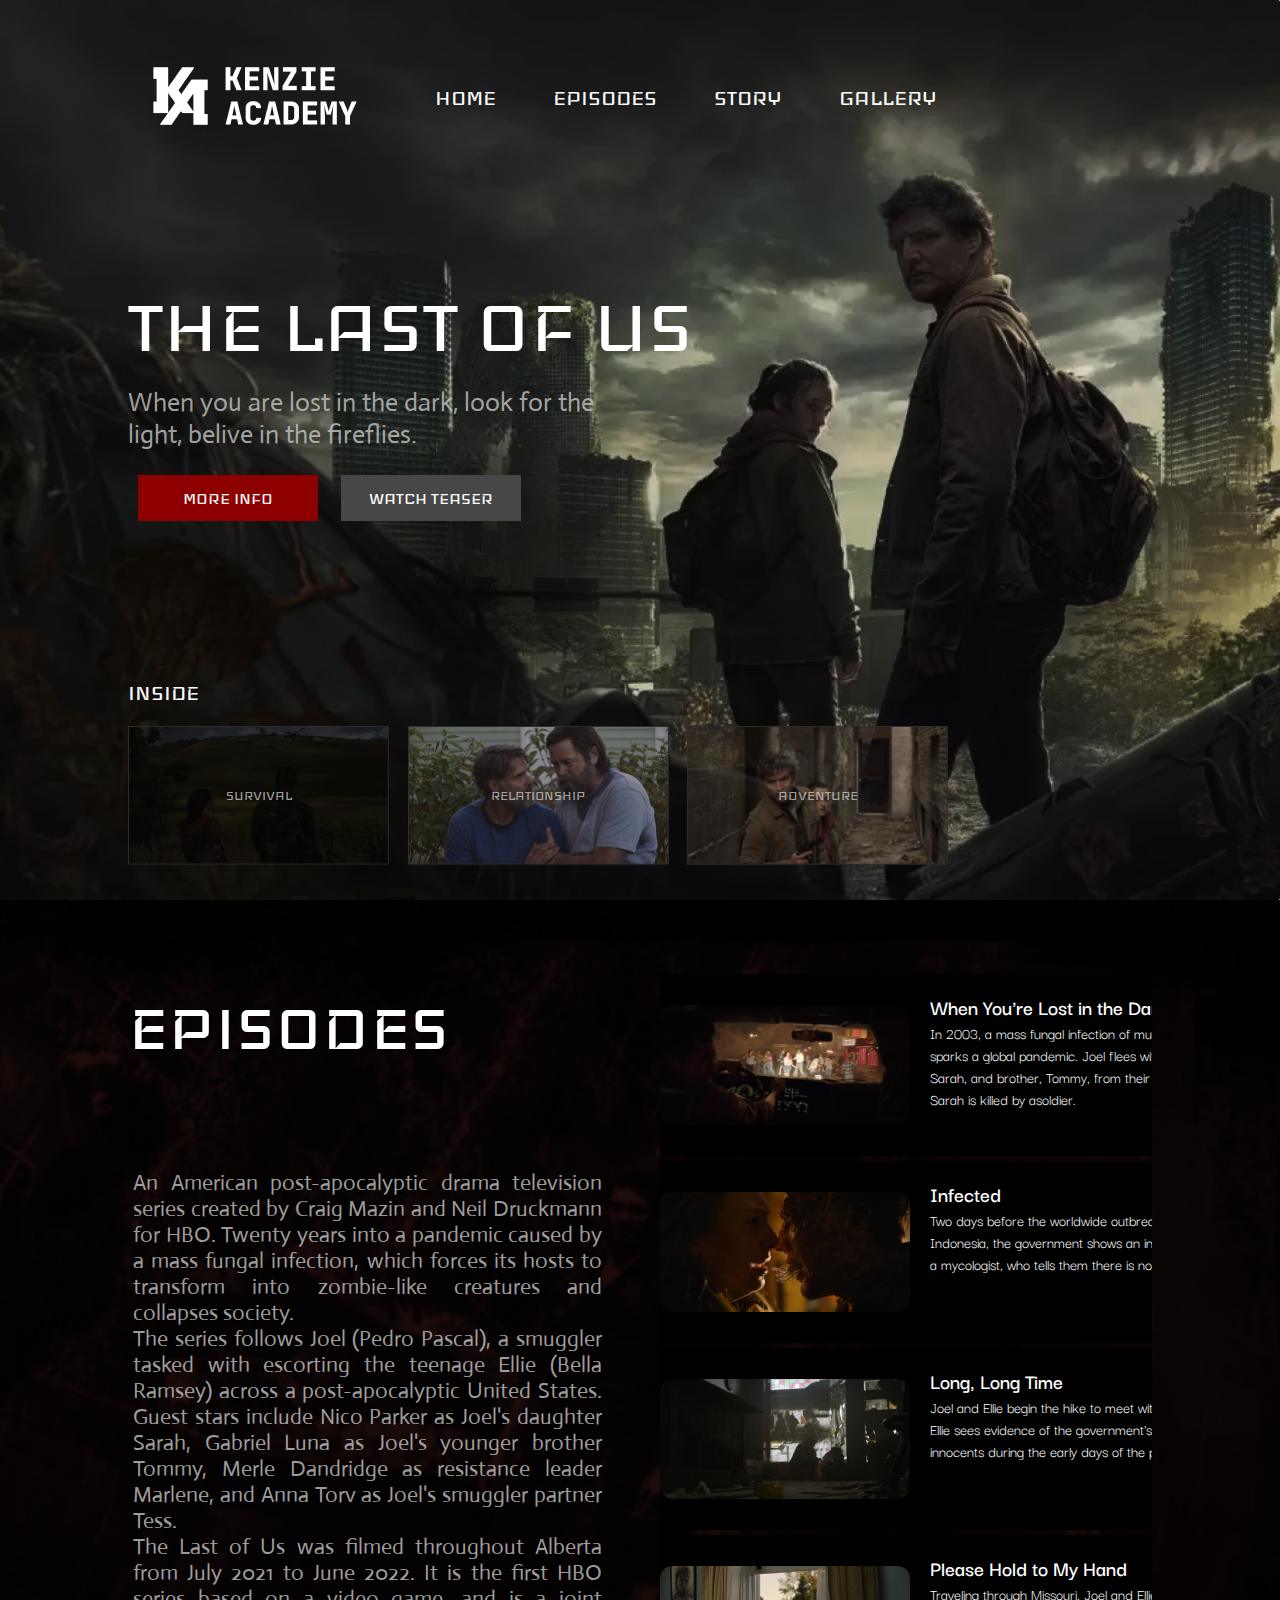
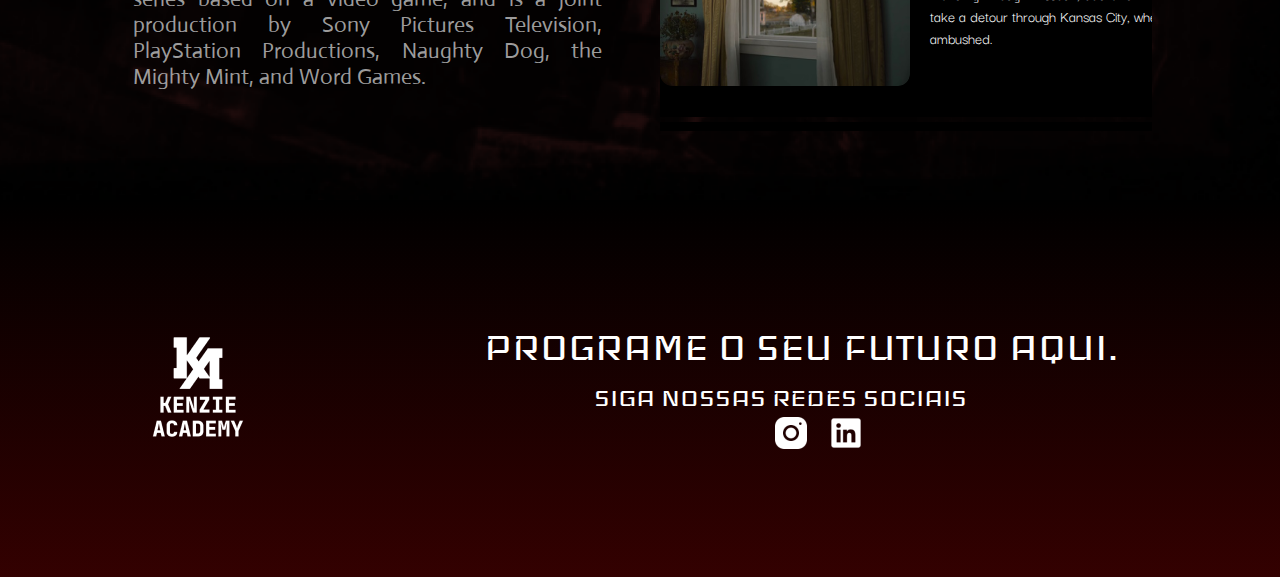
<file: index.html>
<!DOCTYPE html>
<html lang="en">

<head>
    <meta charset="UTF-8" />
    <meta http-equiv="X-UA-Compatible" content="IE=edge" />
    <meta name="viewport" content="width=device-width, initial-scale=1.0" />
    <link rel="preconnect" href="https://fonts.googleapis.com" />
    <link rel="preconnect" href="https://fonts.gstatic.com" crossorigin />
    <link
        href="https://fonts.googleapis.com/css2?family=Actor&family=Darker+Grotesque:wght@300;400;500;600;700;800;900&family=Iceland&display=swap"
        rel="stylesheet" />
    <link rel="stylesheet" href="./assets/styles/global.css" />
    <link rel="stylesheet" href="./assets/styles/style.css" />

    <title>Maratona Kenzie</title>
</head>

<body>
    <!-- TELA 01 -->
    <div class="home">
        <div class="container">
            <header class="flex">
                <figure>
                    <img src="./assets/images/KenzieAcademyWHorizontal 1.png" />
                </figure>
                <nav>
                    <ul>
                        <li>
                            <a href="#">HOME</a>
                        </li>
                        <li>
                            <a href="#">EPISODES</a>
                        </li>
                        <li>
                            <a href="#">STORY</a>
                        </li>
                        <li>
                            <a href="#">GALLERY</a>
                        </li>
                    </ul>
                </nav>
            </header>
            <main>
                <h1>THE LAST OF US</h1>
                <p>
                    When you are lost in the dark, look for the light, belive in the
                    fireflies.
                </p>
                <div>
                    <button class="active">MORE INFO</button>
                    <button class="inactive">WATCH TEASER</button>
                </div>
                <section class="flex-column">
                    <h3>INSIDE</h3>
                    <ul class="flex">
                        <li class="survival flex-middle">SURVIVAL</li>
                        <li class="relationship flex-middle">RELATIONSHIP</li>
                        <li class="adventure flex-middle">ADVENTURE</li>
                    </ul>
                </section>
            </main>
        </div>
    </div>

    <!-- TELA 02 -->
    <section class="episodes">
        <div class="container flex">
            <div class="episode-texts">
                <h2>EPISODES</h2>
                <section class="posts">
                    <p>
                        An American post-apocalyptic drama television series created by
                        Craig Mazin and Neil Druckmann for HBO. Twenty years into a pandemic
                        caused by a mass fungal infection, which forces its hosts to
                        transform into zombie-like creatures and collapses society.
                    </p>
                    <p>
                        The series follows Joel (Pedro Pascal), a smuggler tasked with
                        escorting the teenage Ellie (Bella Ramsey) across a post-apocalyptic
                        United States. Guest stars include Nico Parker as Joel's daughter
                        Sarah, Gabriel Luna as Joel's younger brother Tommy, Merle Dandridge
                        as resistance leader Marlene, and Anna Torv as Joel's smuggler
                        partner Tess.
                    </p>
                    <p>
                        The Last of Us was filmed throughout Alberta from July 2021 to June
                        2022. It is the first HBO series based on a video game, and is a
                        joint production by Sony Pictures Television, PlayStation
                        Productions, Naughty Dog, the Mighty Mint, and Word Games.
                    </p>
                </section>
            </div>
            <ol class="episodes-list">
                <!-- <li class="card">
                    <img src="./assets/images/episodes/The_Last_of_Us_-_When_You're_Lost_in_the_Darkness 3.png" ,
                        alt="Imagem referente ao episodio 1">
                    <div class="card-text">
                        <h4>"When You're Lost in the Darkness"</h4>
                        <p>
                            In 2003, a mass fungal infection of mutated Cordyceps sparks a
                            global pandemic. Joel flees with his daughter, Sarah, and
                            brother, Tommy, from their Texas home; Sarah is killed by a
                            soldier.
                        </p>
                    </div>
                </li> -->
            </ol>
        </div>
        </div>
        </div>
    </section>

    <!-- TELA 03 -->
    <footer>
        <div class="container flex">
            <figure>
                <img src="./assets/images/KenzieAcademyWVertical 1.png" />
            </figure>
            <section class="flex-column">
                <h2>PROGRAME O SEU FUTURO AQUI.</h2>
                <h3>SIGA NOSSAS REDES SOCIAIS</h3>
                <div class="footer-icons">
                    <img src="./assets/images/icons/icons8-instagram-90 1.png" />
                    <img src="./assets/images/icons/LinkedIn.png" />
                </div>
            </section>
        </div>
    </footer>
    <script src="./script/script.js"></script>
</body>

</html>
</file>
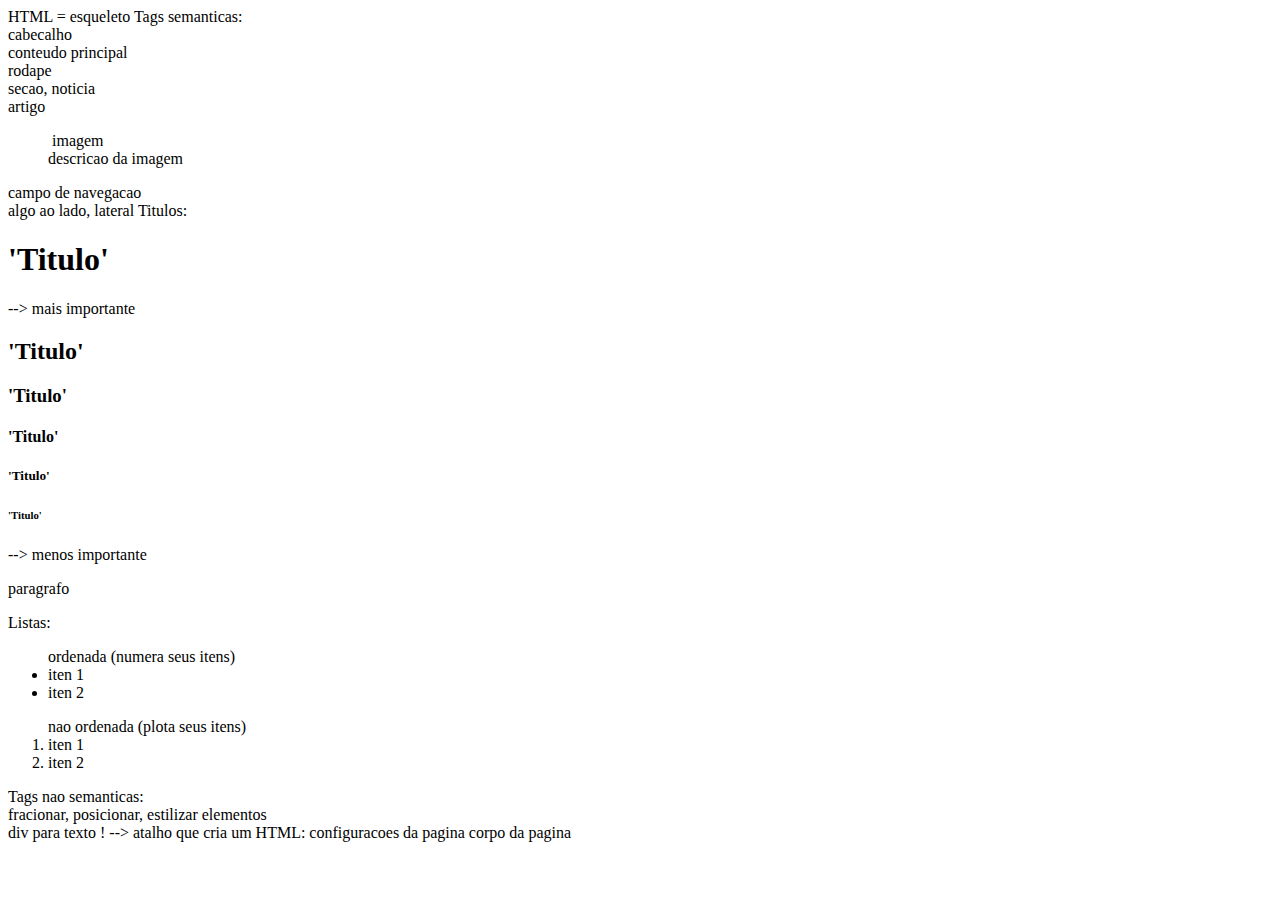
<file: explicacao/explicacao.html>
HTML = esqueleto

Tags semanticas:
<header> cabecalho </header>

<main> conteudo principal </main>

<footer> rodape </footer>

<secion> secao, noticia </secion>

<article> artigo </article>

<figure>
    <img> imagem
    <figcaption> descricao da imagem </figcaption>
</figure>

<nav> campo de navegacao </nav>

<asite> algo ao lado, lateral </asite>

Titulos:
<h1> 'Titulo' </h1> --> mais importante
<h2> 'Titulo' </h2>
<h3> 'Titulo' </h3>
<h4> 'Titulo' </h4>
<h5> 'Titulo' </h5>
<h6> 'Titulo' </h6> --> menos importante

<p> paragrafo </p>

Listas:
<ul> ordenada (numera seus itens)
    <li> iten 1 </li>
    <li> iten 2 </li>
</ul>

<ol> nao ordenada (plota seus itens)
    <li> iten 1 </li>
    <li> iten 2 </li>
</ol>

Tags nao semanticas:
<div> fracionar, posicionar, estilizar elementos </div>
<span> div para texto </span>

! --> atalho que cria um HTML:
<!DOCTYPE html>

<html lang="en">

<head>
    configuracoes da pagina
    <meta charset="UTF-8">
    <meta http-equiv="X-UA-Compatible" content="IE=edge">
    <meta name="viewport" content="width=device-width, initial-scale=1.0">
    <title> titulo da guia </title>
</head>

<body>
    corpo da pagina
</body>

</html>
</file>
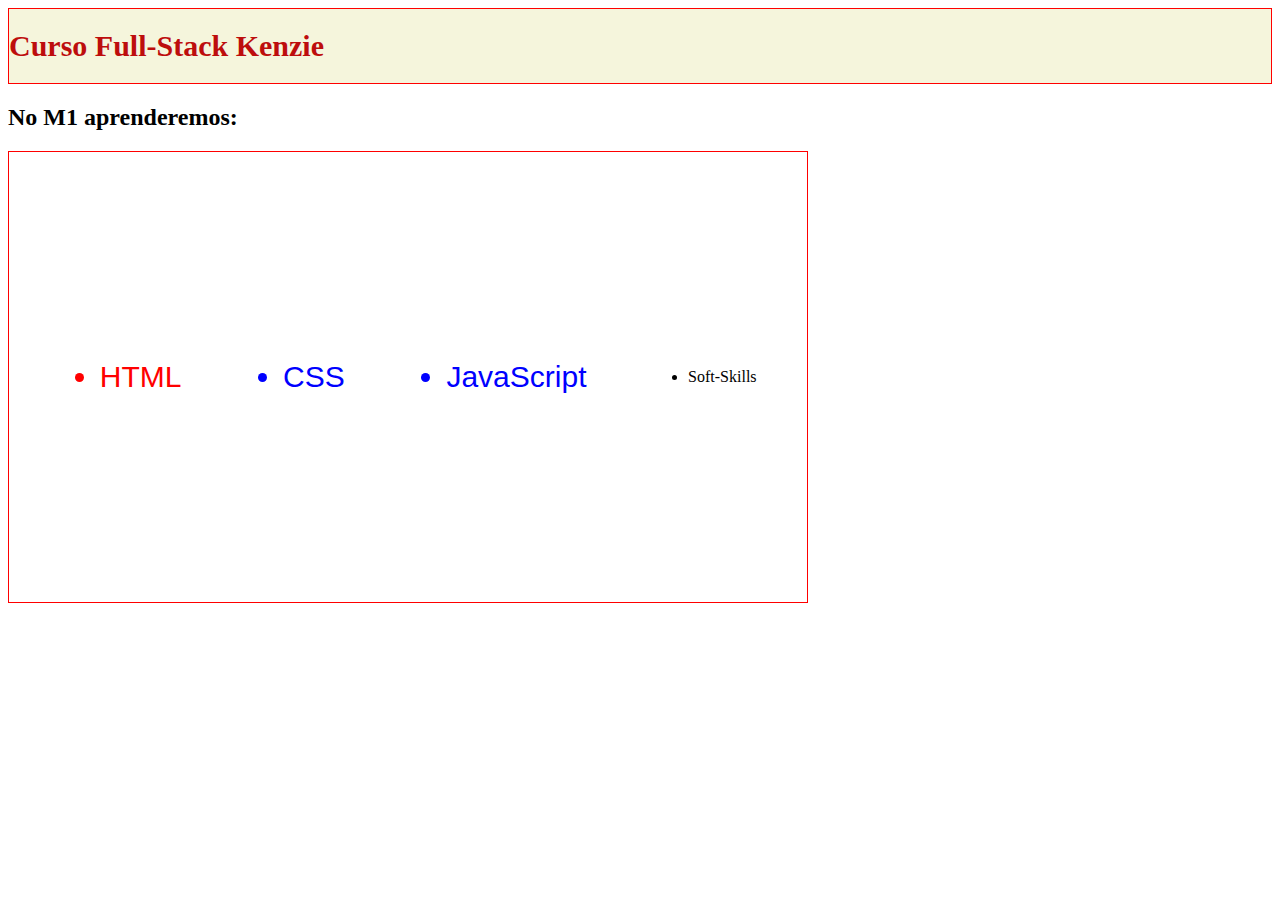
<file: explicacao/teste.html>
<!DOCTYPE html>
<html lang="en">

<head>
    <meta charset="UTF-8">
    <meta http-equiv="X-UA-Compatible" content="IE=edge">
    <meta name="viewport" content="width=device-width, initial-scale=1.0">
    <link href="./explicacao.css" rel="stylesheet" />
    <script src="./explicacao.js" defer></script> 
    <title>Teste</title>
</head>

<body>
    <header class="meuheader">
        <!-- class agrupar um ou mais elementos dentro da classe -->
        <h1>Curso Full-Stack Kenzie</h1>
    </header>
    <main id=01>
        <!-- id usado para identificar um elemento, é ids sempre diferentes para elementos diferentes -->
        <h2>No M1 aprenderemos:</h2>
        <ul class="lista">
            <li id="primeiro" class="lucida"><p>HTML</p></li>
            <li class="lucida"><p>CSS</p></li>
            <li class="lucida"><p>JavaScript</p></li>
        </ul>
    </main>

</body>

</html>
</file>
<file: assets/styles/style.css>
/* CONFIGURAÇÕES GERAIS */
.flex {
    display: flex;
    align-items: center;
    justify-content: space-between;
}

.flex-column {
    display: flex;
    flex-direction: column;
}

.flex-middle {
    display: flex;
    align-items: center;
    justify-content: space-around;
}

.container {
    width: 80vw;
    margin: 0 auto;
    height: 100%;
}

/* TELA 01 */
.home {
    height: 900px;
    background-image: url("../images/The-Last-Of-Us-HBO-Wallpaper-13\ 1.png");
    background-repeat: no-repeat;
    background-size: cover;
    background-position: top right;
}
header{
    padding-top: 1.5em;
}

header>figure>img {
    height: 144px;
    width: 254px;
}

nav {
    width: 70%;
}

nav>ul {
    width: 70%;
    display: flex;
    align-items: center;
    justify-content: space-between;
}

ul>li>a {
    color: var(--color-grey-2);
    font-family: Iceland;
    font-size: 26px;
    font-weight: 400;
    line-height: 25px;
    text-align: left;
}

ul>li>a:hover {
    font-weight: 600;
}

main {
    width: 80vw;
    margin: 0 auto;
    display: flex;
    flex-direction: column;
    gap: 15px;
}

h1 {
    width: 668px;
    font-family: Iceland;
    font-size: 92px;
    font-weight: 400;
    line-height: 89px;
    text-align: left;
    color: var(--color-grey-2);
    margin-top: 110px;
}

main>p {
    width: 506px;
    font-family: Actor;
    font-size: 26px;
    font-weight: 400;
    line-height: 32px;
    text-align: left;
    color: var(--text-color-1);
}

button {
    height: 46px;
    width: 180px;
    left: 5002px;
    top: 23px;
    color: var(--color-grey-2);
    margin: 10px;
    font-family: Iceland;
    font-size: 20px;
    font-weight: 400;
    line-height: 19px;
    text-align: center;
    cursor: pointer;
}

.active {
    background-color: var(--color-secondary);
}

.active:hover {
    border: 2px solid var(--color-grey-1);
}

.inactive {
    background-color: var(--color-grey-1);
}

.inactive:hover {
    border: 2px solid var(--color-grey-2);
}

main>section {
    margin-top: 115px;
}

h3 {
    display: flex;
    align-items: center;
    height: 65px;
    width: 336px;
    font-family: Iceland;
    font-size: 26px;
    font-weight: 400;
    line-height: 25px;
    text-align: left;
    color: var(--color-grey-2);
}

section>ul {
    width: 820px;
}

section>ul>.survival {
    color: var(--text-color-1);
    height: 139px;
    width: 261px;
    background-image: url("../images/EP\ 2\ 2.png");
    background-repeat: no-repeat;
    background-size: cover;
    background-position: top right;
}

section>ul>.relationship {
    color: var(--text-color-1);
    height: 139px;
    width: 261px;
    background-image: url("../images/the-last-of-us\ 1.png");
    background-repeat: no-repeat;
    background-size: cover;
    background-position: top right;
}

section>ul>.adventure {
    color: var(--text-color-1);
    height: 139px;
    width: 261px;
    background-image: url("../images/FF3P7D3VJ5DZ5FGALN2YYQU3ZM\ 1@2x.png");
    background-repeat: no-repeat;
    background-size: cover;
    background-position: top right;
}

/* TELA 02 */
.episodes {
    height: 900px;
    background-image: url("../images/1212581-the-last-of-us\ 1.png");
    background-repeat: no-repeat;
    background-size: cover;
    background-position: top right;
}

h2 {
    padding-bottom: 1.2em;
    height: 75px;
    width: 321px;
    font-family: Iceland;
    font-size: 80px;
    font-weight: 400;
    line-height: 78px;
    text-align: left;
    color: var(--color-grey-2);
}

.posts {
    height: 546px;
    width: 479px;
    margin-top: 80px;
    padding: 5px;
    text-align: justify;
}

.posts>p {
    color: var(--text-color-1);
    font-family: Actor;
    font-size: 22px;
    font-weight: 400;
    line-height: 26px;
}

.episode-texts {
    margin-right: 3em;
}

.episodes-list {
    margin-top: 1em;
    height: 762px;
    width: 671px;
    margin: 0 auto;
    overflow: auto;
}

.card {
    height: 182px;
    width: 500px;
    display: flex;
    align-items: center;
    margin: 5px;
    background-color: var(--color-grey-3);
}

.episodes-list::-webkit-scrollbar {
    background-color: var(--color-secondary);
    /* color of the scroll thumb */
    border-radius: 20px;
    /* roundness of the scroll thumb */
    border: 3px solid black;
    /* creates padding around scroll thumb */
}

.card>img {
    height: 120px;
    width: 250px;
    border-radius: 12px;
}

.card-text {
    width: 60%;
    height: 80%;
    margin: 20px;
}

/*EPISODES*/
.card-text>h4 {
    height: 30px;
    font-family: Darker Grotesque;
    font-size: 22px;
    font-weight: 600;
    line-height: 30px;
    text-align: left;
    color: var(--color-grey-2);
}

.card-text>p {
    height: 88px;
    width: 324px;
    left: 5690px;
    top: 639px;
    border-radius: nullpx;
    font-family: Darker Grotesque;
    font-size: 16px;
    font-weight: 400;
    line-height: 22px;
    letter-spacing: 0em;
    text-align: left;
    color: var(--color-grey-2);
}

/* TELA 03 */
footer {
    height: 377px;
    background: linear-gradient(180deg, #000000 0%, #950202 289.06%);
}

footer>figure>img {
    height: 140px;
    width: 140px;
}

.container>section>h2 {
    height: 47px;
    width: 668px;
    left: 5446px;
    font-family: Iceland;
    font-size: 48px;
    font-weight: 400;
    line-height: 47px;
    text-align: left;
    color: var(--color-grey-2);
}

.container>section>h3 {
    height: 31px;
    width: 449px;
    font-family: Iceland;
    font-size: 32px;
    font-weight: 400;
    line-height: 31px;
    text-align: left;
    color: var(--color-grey-2);
    margin: 0 auto;
}

.footer-icons {
    display: flex;
    justify-content: center;
    align-items: center;
    gap: 15px;
}
</file>
<file: explicacao/explicacao.css>
/* EXPLICAÇÃO JÁ LINKANDO COM O TESTE.HTML */

/* Seletores: */

    /* seletor por tag */
    h1 {
        color: #bd0d0d; 
            /* boa pratica escrever cores pelo seu correspondete hexadecimal */
        font-size: 30px;
            /* tamanho da fonte */
        font-weight: bold;
            /* fonte em negrito */
    }

    /* seletor por classe, usa ponto . */
    .meuheader {
        border: 1px solid red;
            /* define borda */
        background-color: beige;
            /* cor de fundo */
    }

    .lucida{
        font-family: 'Lucida Sans', 'Lucida Sans Regular', 'Lucida Grande', 'Lucida Sans Unicode', Geneva, Verdana, sans-serif;
            /* define fonte */
        color: blue;
        font-size: 30px;
    }

    /* seletor por id, usa # */
    #primeiro {
        color: red;
    }

/* Sobreposição: id > class > tag */



.lista {
    border: 1px solid red;
    height: 50vh;            
        /* altura 50vh = 50% da tela */
    width: 60%;
        /* largura de 60% do PAI */
    display: flex;
        /* permite movimentar livremente os elementos selecionados.
        Sempre aplicar no PAI dos elementos que deseja movimentar */
    align-items: center;
        /* alinha os elementos ao centro do flex (movimento na vertical) */
    justify-content: space-around;
        /* alinha os elementos ao centro do flex (movimento na horizontal) */

    /*
    padding: 60px;
        moldura
    margin-top: 100px;
        margem 
    */
}
</file>
<file: assets/styles/global.css>
/* configurações globais para codar meu css: */

* {
    /* reset da aplicação, garante que a página web seja vista 
    da mesma forma independente do navegador usado. */
    padding: 0;
    margin: 0;
    border: 0;
    box-sizing: border-box;
    list-style: none;
    text-decoration: none;
}

:root {
    /* seletor que permite usar e alterar itens que fazem parte do projeto */
    --color-primary: #ce3029;
    --color-secondary: #8e0000;
    --color-grey-1: #474747;
    --color-grey-2: #ffffff;
    --color-grey-3: #000000;
    --text-color-1: #c7c7c7cc;
}

body {
    font-family: "Iceland", sans-serif;
    width: auto;
    height: auto;
}
</file>
